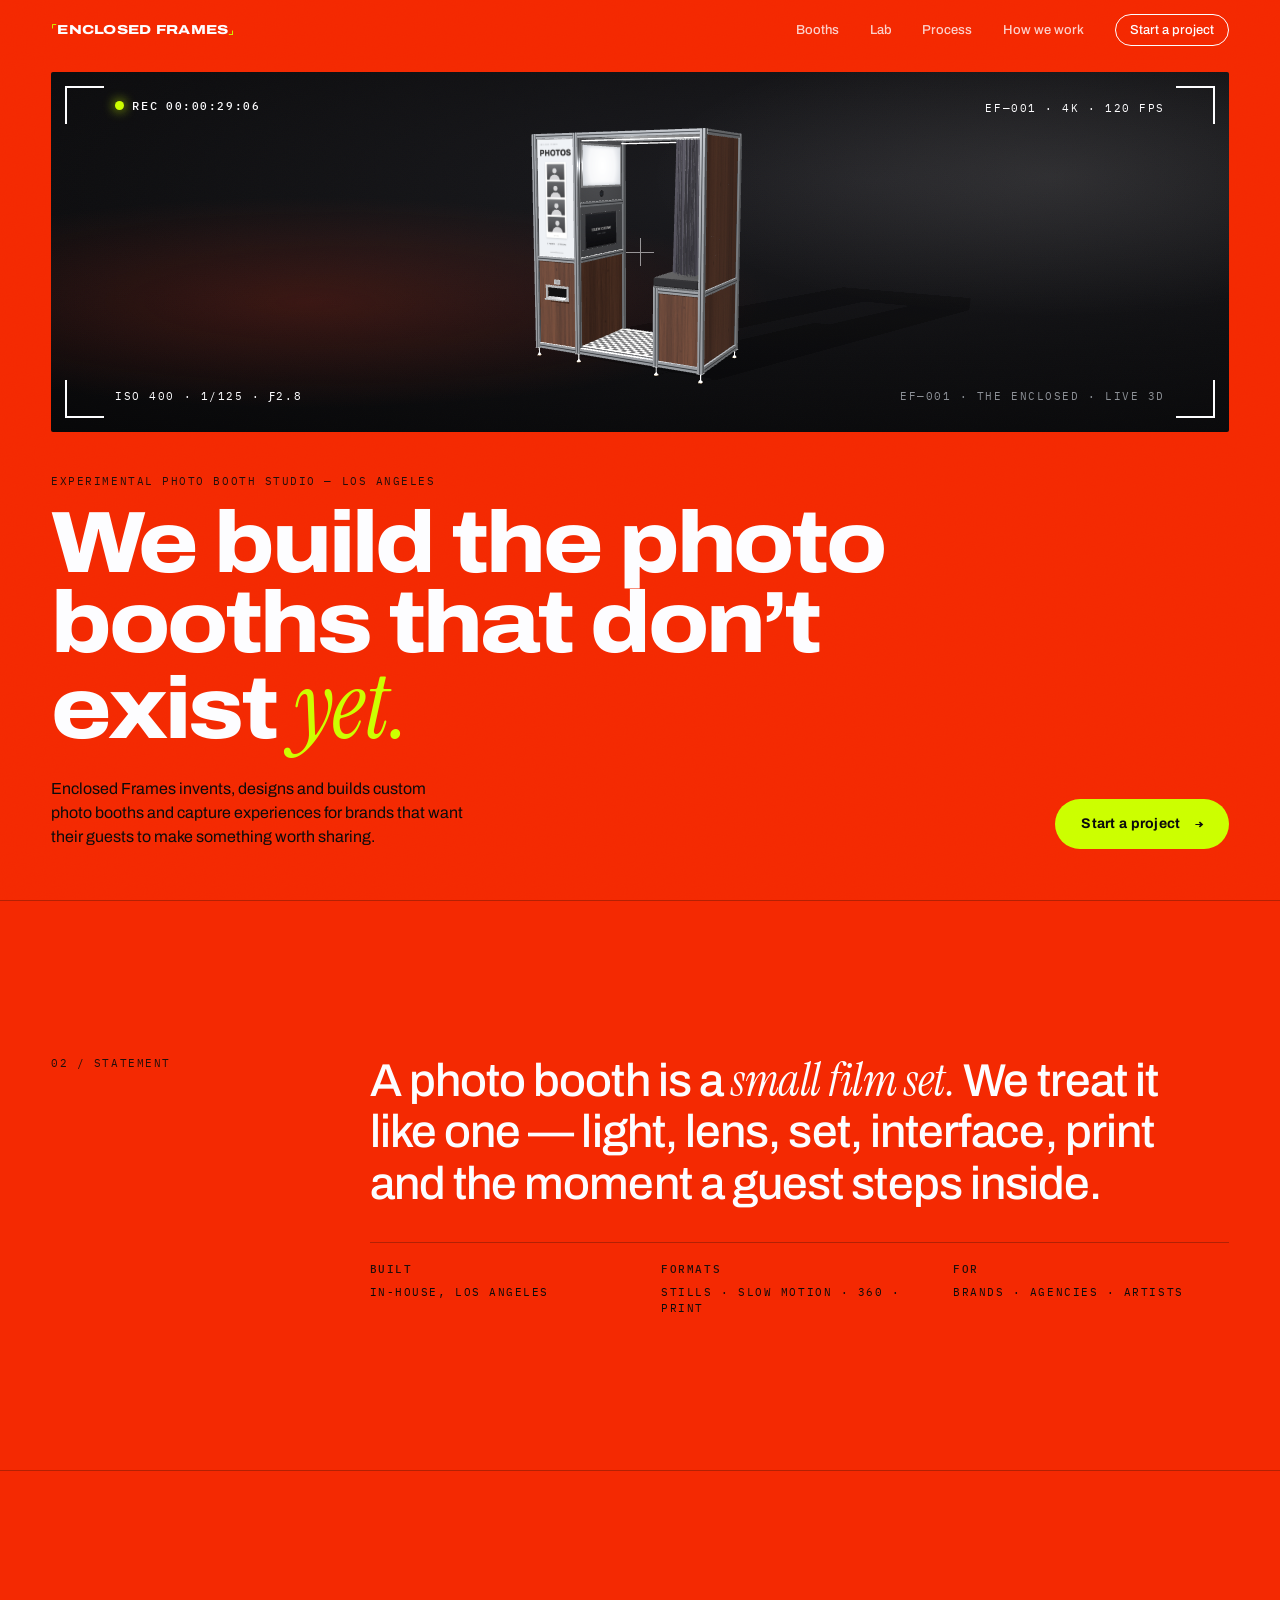
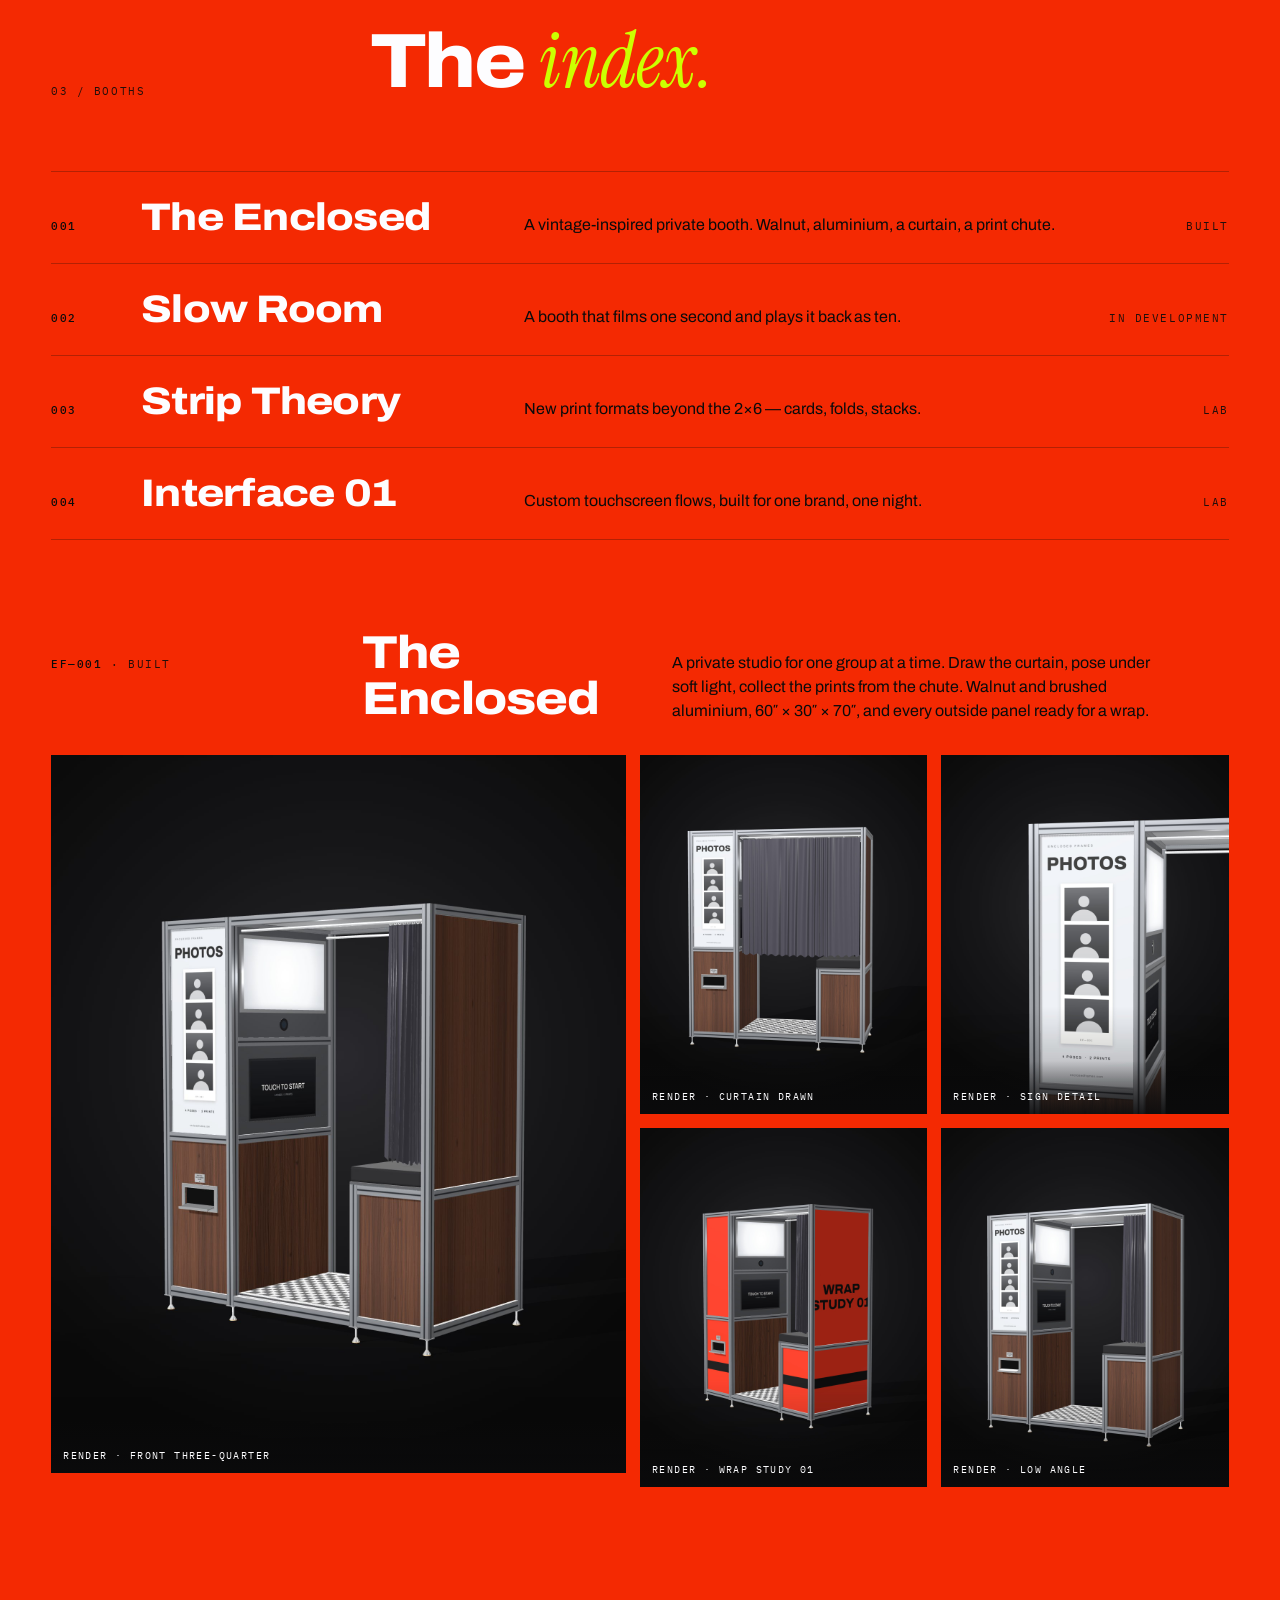
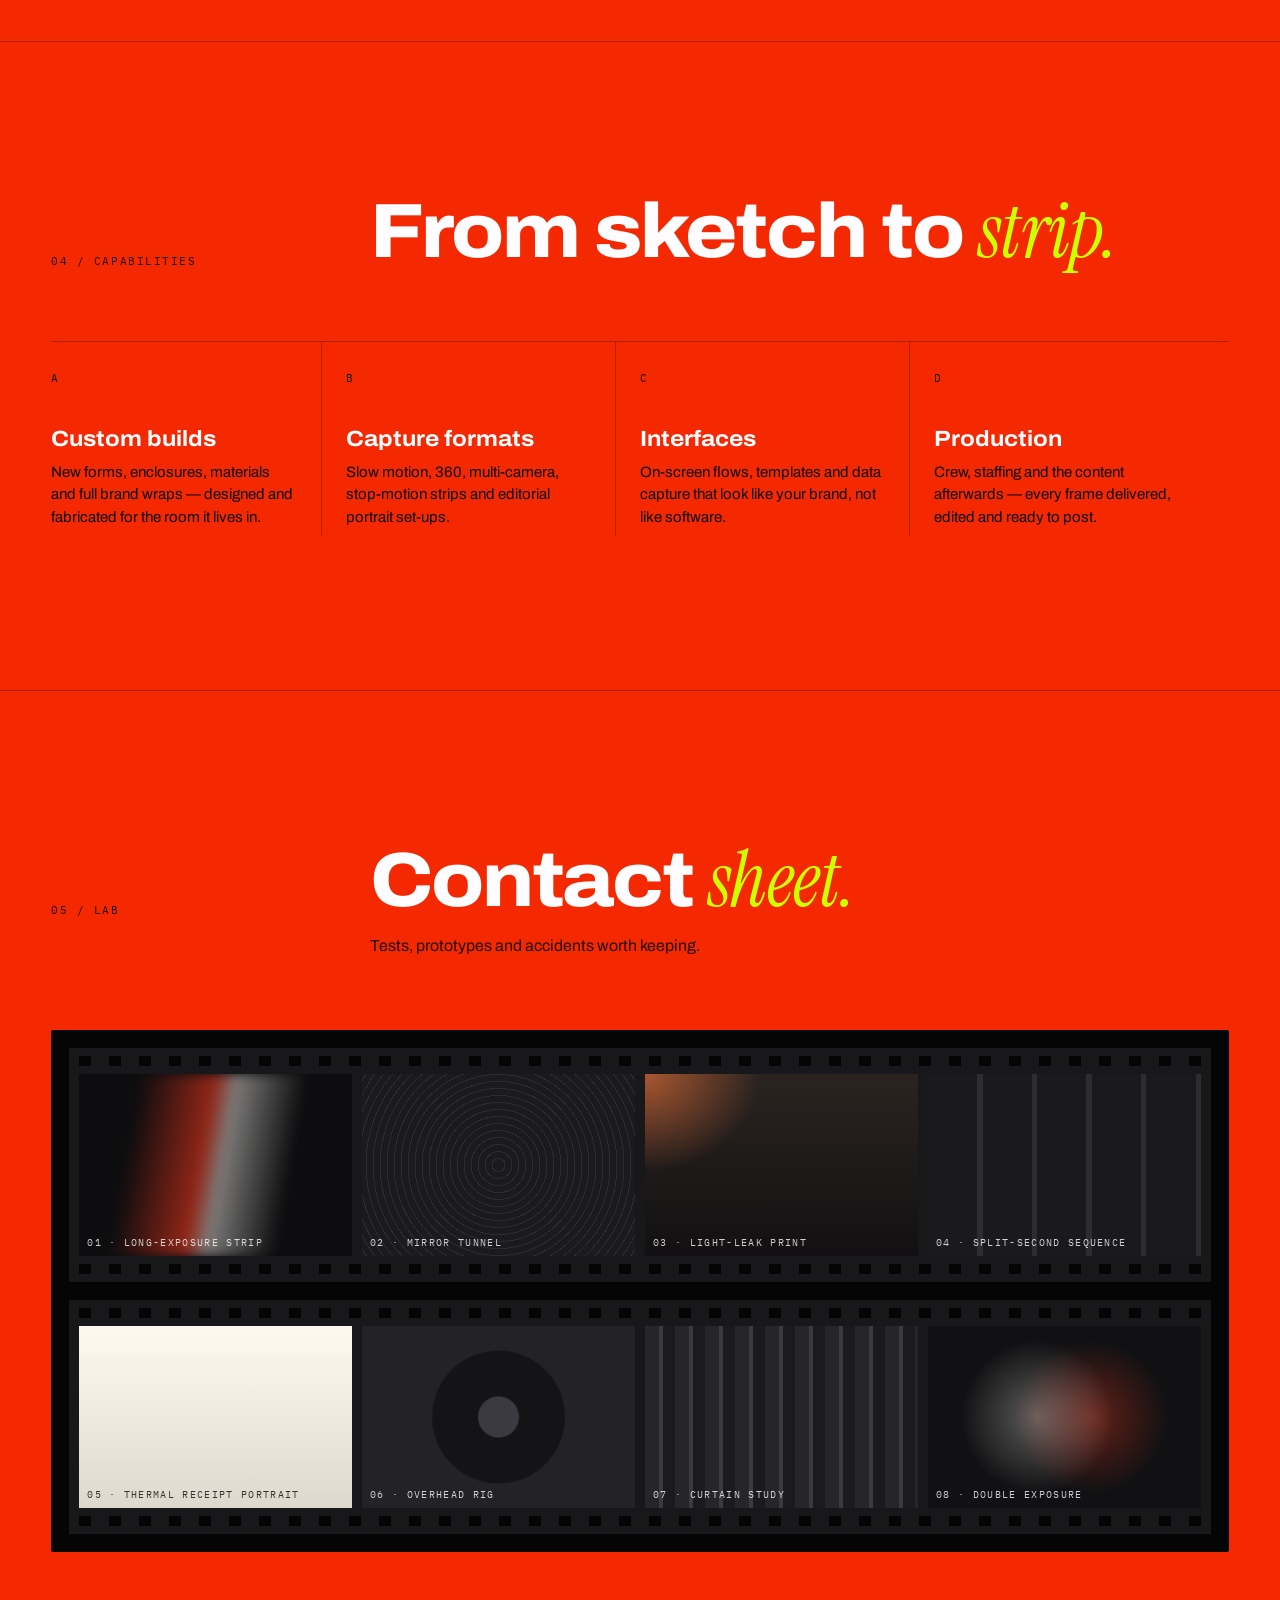
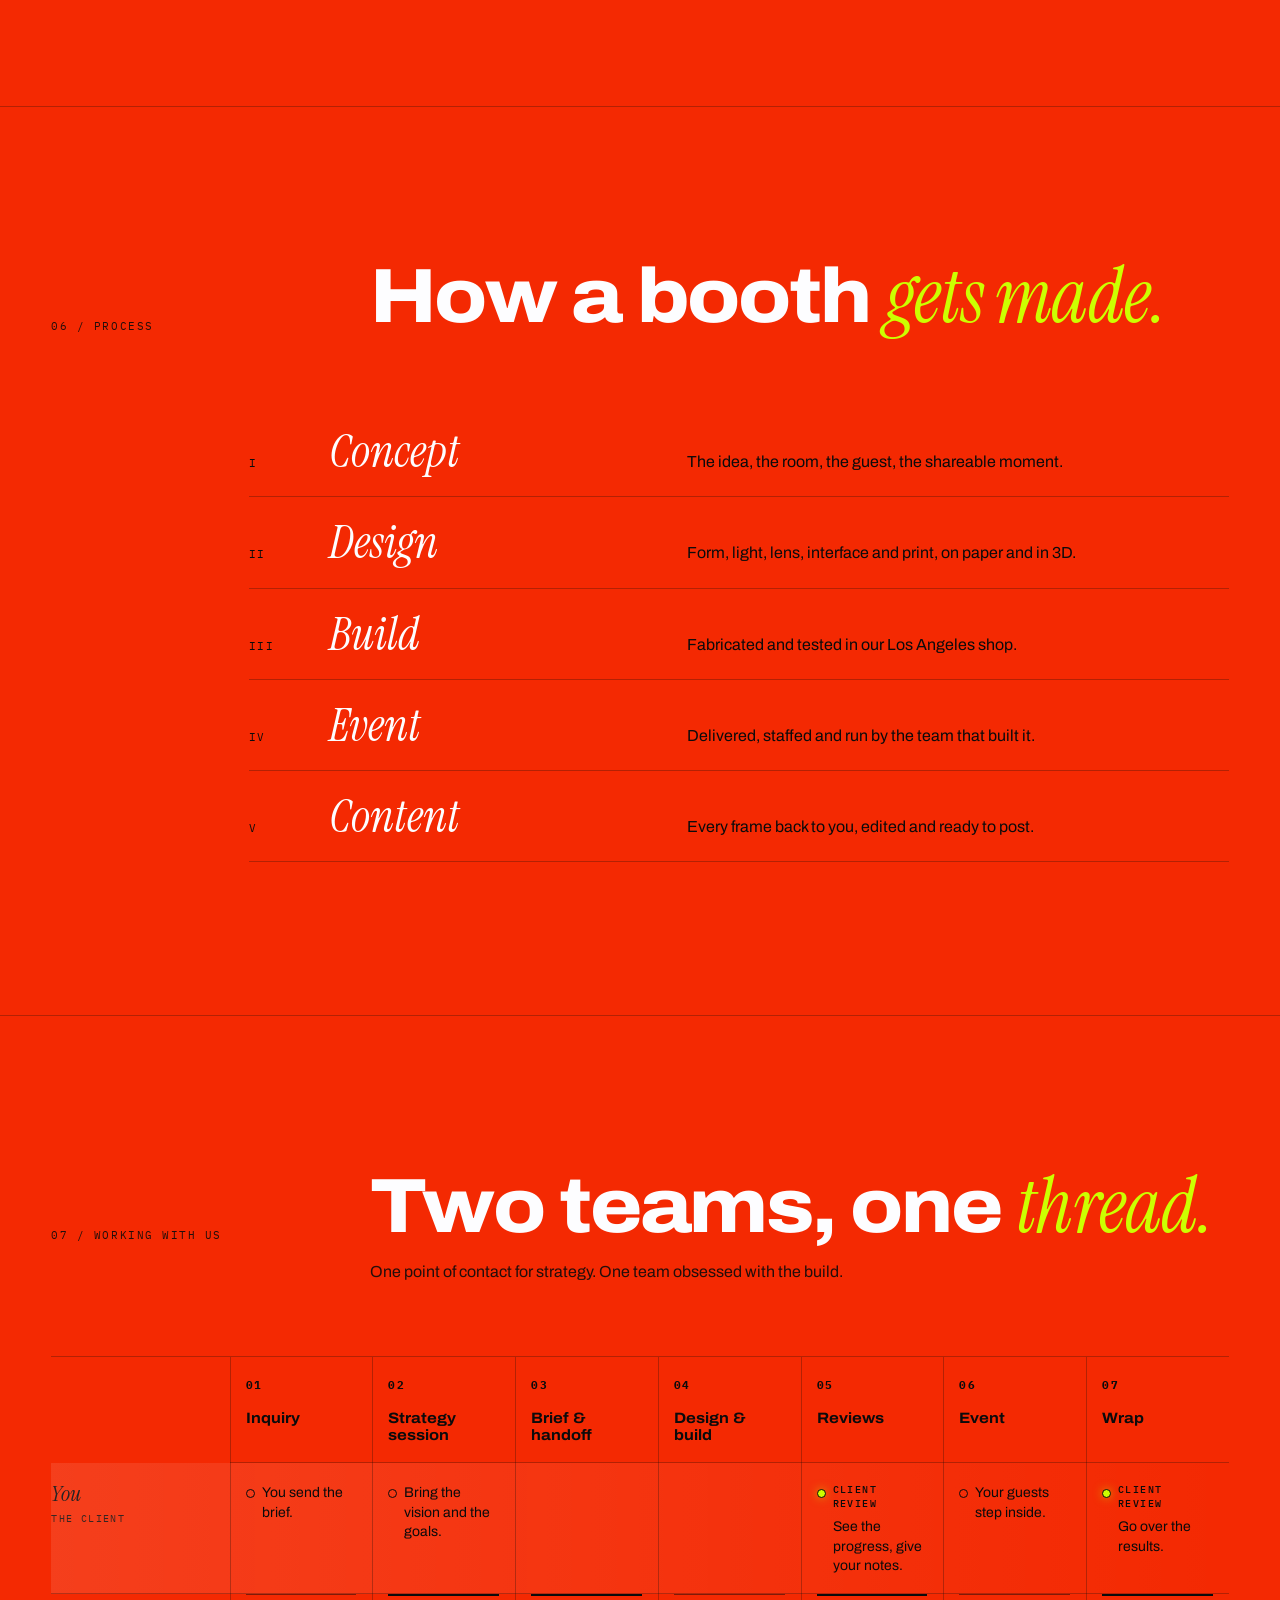
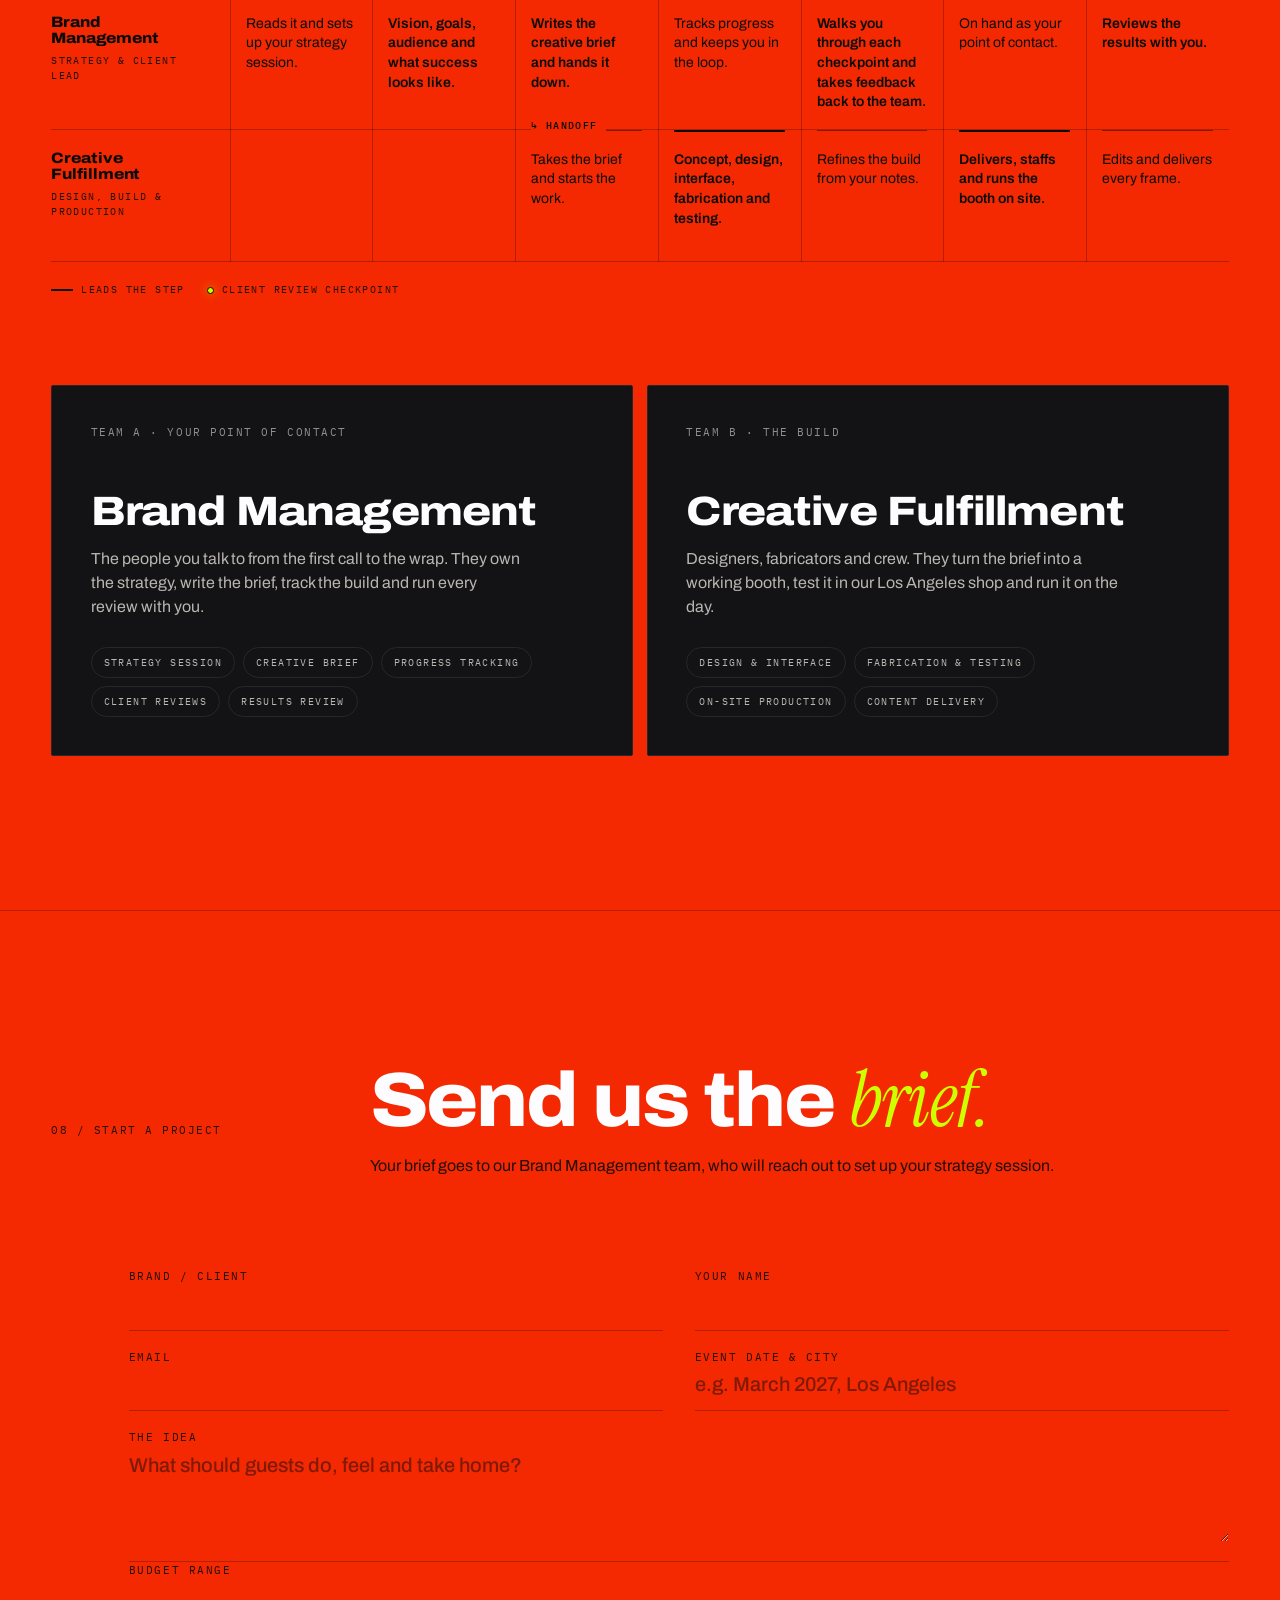
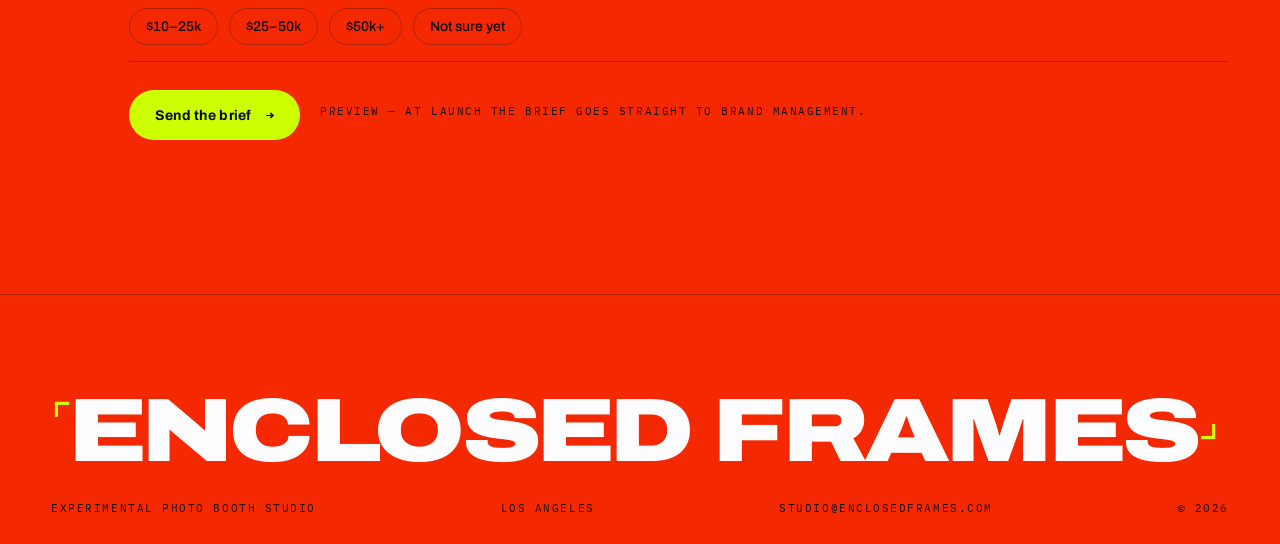
<file: index.html>
<!DOCTYPE html>
<html lang="en">
<head>
  <meta charset="UTF-8">
  <meta name="viewport" content="width=device-width, initial-scale=1, viewport-fit=cover">
  <title>Enclosed Frames — Experimental Photo Booth Studio</title>
  <meta name="description" content="Enclosed Frames is an experimental photo booth studio in Los Angeles. We invent, design and build photo booths that don't exist yet.">
  <meta name="theme-color" content="#F42902">
  <meta name="color-scheme" content="light">
  <meta property="og:title" content="Enclosed Frames — Experimental Photo Booth Studio">
  <meta property="og:description" content="We invent, design and build photo booths that don't exist yet.">
  <meta property="og:image" content="assets/renders/ef001-og.jpg">
  <meta name="twitter:card" content="summary_large_image">
  <link rel="icon" href="favicon.svg" type="image/svg+xml">
  <link rel="preconnect" href="https://fonts.googleapis.com">
  <link rel="preconnect" href="https://fonts.gstatic.com" crossorigin>
  <link href="https://fonts.googleapis.com/css2?family=Archivo:wdth,wght@62..125,300..900&family=IBM+Plex+Mono:wght@400;500&family=Instrument+Serif:ital@0;1&display=swap" rel="stylesheet">
  <link rel="stylesheet" href="styles.css">
</head>
<body>
  <header class="top">
    <a class="mark" href="#top" aria-label="Enclosed Frames home"><span class="br">⌜</span>Enclosed Frames<span class="br">⌟</span></a>
    <nav aria-label="Primary">
      <a href="#booths">Booths</a><a href="#lab">Lab</a><a href="#process">Process</a><a href="#journey">How we work</a>
      <a class="cta" href="#brief">Start a project</a>
    </nav>
  </header>

  <main id="top">
    <!-- 01 · HERO — a live viewfinder. The reel drops into .vf-media when footage exists. -->
    <section class="hero">
      <div class="vf" role="img" aria-label="EF—001 The Enclosed, a live 3D model of the booth">
        <span class="c tl"></span><span class="c tr"></span><span class="c bl"></span><span class="c br"></span>
        <div class="vf-media"></div>
        <div class="hud hud-tl"><span class="rec"></span>REC <span class="mono" id="tc">00:00:00:00</span></div>
        <div class="hud hud-tr mono">EF—001 · 4K · 120 FPS</div>
        <div class="hud hud-bl mono">ISO 400 · 1/125 · ƒ2.8</div>
        <div class="hud hud-br mono" id="vfLabel">REEL 2026 — FOOTAGE SLOT</div>
        <div class="vf-cross"></div>
      </div>
      <div class="hero-copy">
        <p class="kicker mono">Experimental photo booth studio — Los Angeles</p>
        <h1>We build the photo booths that don’t exist <em>yet.</em></h1>
        <div class="hero-foot">
          <p>Enclosed Frames invents, designs and builds custom photo booths and capture experiences for brands that want their guests to make something worth sharing.</p>
          <a class="btn" href="#brief">Start a project <span>→</span></a>
        </div>
      </div>
    </section>

    <!-- 02 · STATEMENT -->
    <section class="statement reveal">
      <p class="idx mono">02 / Statement</p>
      <p class="big">A photo booth is a <em>small film set.</em> We treat it like one — light, lens, set, interface, print and the moment a guest steps inside.</p>
      <ul class="facts mono">
        <li><b>Built</b>In-house, Los Angeles</li>
        <li><b>Formats</b>Stills · Slow motion · 360 · Print</li>
        <li><b>For</b>Brands · Agencies · Artists</li>
      </ul>
    </section>

    <!-- 03 · BOOTHS — an index, like a production slate. Replace placeholders with real projects + footage. -->
    <section class="booths reveal" id="booths">
      <div class="sec-head"><p class="idx mono">03 / Booths</p><h2>The <em>index.</em></h2></div>
      <ol class="index">
        <li><span class="n mono">001</span><span class="t">The Enclosed</span><span class="d">A vintage-inspired private booth. Walnut, aluminium, a curtain, a print chute.</span><span class="s mono">Built</span></li>
        <li><span class="n mono">002</span><span class="t">Slow Room</span><span class="d">A booth that films one second and plays it back as ten.</span><span class="s mono">In development</span></li>
        <li><span class="n mono">003</span><span class="t">Strip Theory</span><span class="d">New print formats beyond the 2×6 — cards, folds, stacks.</span><span class="s mono">Lab</span></li>
        <li><span class="n mono">004</span><span class="t">Interface 01</span><span class="d">Custom touchscreen flows, built for one brand, one night.</span><span class="s mono">Lab</span></li>
      </ol>

      <!-- EF—001 feature: studio renders from the live model (tools/render.html). Swap in build photos as they come. -->
      <div class="feature" id="ef001">
        <div class="feature-head">
          <p class="mono"><span class="n">EF—001</span> · Built</p>
          <h3>The Enclosed</h3>
          <p>A private studio for one group at a time. Draw the curtain, pose under soft light, collect the prints from the chute. Walnut and brushed aluminium, 60″ × 30″ × 70″, and every outside panel ready for a wrap.</p>
        </div>
        <figure class="fe fe-main"><img src="assets/renders/ef001-front-three-quarter.jpg" alt="The Enclosed, front three-quarter view" width="1600" height="2000" loading="lazy"><figcaption class="mono">Render · front three-quarter</figcaption></figure>
        <figure class="fe"><img src="assets/renders/ef001-curtain-closed.jpg" alt="The Enclosed with its curtain drawn" width="1600" height="2000" loading="lazy"><figcaption class="mono">Render · curtain drawn</figcaption></figure>
        <figure class="fe"><img src="assets/renders/ef001-sign-detail.jpg" alt="Close-up of the booth's sign panel" width="1600" height="2000" loading="lazy"><figcaption class="mono">Render · sign detail</figcaption></figure>
        <figure class="fe"><img src="assets/renders/ef001-wrap-study.jpg" alt="The Enclosed in a red wrap study" width="1600" height="2000" loading="lazy"><figcaption class="mono">Render · wrap study 01</figcaption></figure>
        <figure class="fe"><img src="assets/renders/ef001-low-angle.jpg" alt="The Enclosed from a low angle" width="1600" height="2000" loading="lazy"><figcaption class="mono">Render · low angle</figcaption></figure>
      </div>
    </section>

    <!-- 04 · CAPABILITIES -->
    <section class="caps reveal">
      <div class="sec-head"><p class="idx mono">04 / Capabilities</p><h2>From sketch to <em>strip.</em></h2></div>
      <div class="grid">
        <article><p class="mono">A</p><h3>Custom builds</h3><p>New forms, enclosures, materials and full brand wraps — designed and fabricated for the room it lives in.</p></article>
        <article><p class="mono">B</p><h3>Capture formats</h3><p>Slow motion, 360, multi-camera, stop-motion strips and editorial portrait set-ups.</p></article>
        <article><p class="mono">C</p><h3>Interfaces</h3><p>On-screen flows, templates and data capture that look like your brand, not like software.</p></article>
        <article><p class="mono">D</p><h3>Production</h3><p>Crew, staffing and the content afterwards — every frame delivered, edited and ready to post.</p></article>
      </div>
    </section>

    <!-- 05 · LAB — a contact sheet. Each frame is a slot for a test still or clip. -->
    <section class="lab reveal" id="lab">
      <div class="sec-head"><p class="idx mono">05 / Lab</p><h2>Contact <em>sheet.</em></h2><p class="sub">Tests, prototypes and accidents worth keeping.</p></div>
      <div class="sheet">
        <div class="strip">
          <figure class="f f1"><figcaption class="mono">01 · Long-exposure strip</figcaption></figure>
          <figure class="f f2"><figcaption class="mono">02 · Mirror tunnel</figcaption></figure>
          <figure class="f f3"><figcaption class="mono">03 · Light-leak print</figcaption></figure>
          <figure class="f f4"><figcaption class="mono">04 · Split-second sequence</figcaption></figure>
        </div>
        <div class="strip">
          <figure class="f f5"><figcaption class="mono">05 · Thermal receipt portrait</figcaption></figure>
          <figure class="f f6"><figcaption class="mono">06 · Overhead rig</figcaption></figure>
          <figure class="f f7"><figcaption class="mono">07 · Curtain study</figcaption></figure>
          <figure class="f f8"><figcaption class="mono">08 · Double exposure</figcaption></figure>
        </div>
      </div>
    </section>

    <!-- 06 · PROCESS — film credits -->
    <section class="process reveal" id="process">
      <div class="sec-head"><p class="idx mono">06 / Process</p><h2>How a booth <em>gets made.</em></h2></div>
      <ol class="credits">
        <li><span class="mono">I</span><b>Concept</b><span>The idea, the room, the guest, the shareable moment.</span></li>
        <li><span class="mono">II</span><b>Design</b><span>Form, light, lens, interface and print, on paper and in 3D.</span></li>
        <li><span class="mono">III</span><b>Build</b><span>Fabricated and tested in our Los Angeles shop.</span></li>
        <li><span class="mono">IV</span><b>Event</b><span>Delivered, staffed and run by the team that built it.</span></li>
        <li><span class="mono">V</span><b>Content</b><span>Every frame back to you, edited and ready to post.</span></li>
      </ol>
    </section>

    <!-- 07 · WORKING WITH US — a swimlane: steps run left to right, each team keeps its own lane.
         Desktop: grid (steps = columns, lanes = rows). Under 1000px: a vertical timeline, each entry tagged with its team. -->
    <section class="journey reveal" id="journey">
      <div class="sec-head"><p class="idx mono">07 / Working with us</p><h2>Two teams, one <em>thread.</em></h2><p class="sub">One point of contact for strategy. One team obsessed with the build.</p></div>
      <div class="lanes">
        <p class="lane-label lane-you mono" aria-hidden="true"><b>You</b>The client</p>
        <p class="lane-label lane-bm mono" aria-hidden="true"><b>Brand Management</b>Strategy &amp; client lead</p>
        <p class="lane-label lane-cf mono" aria-hidden="true"><b>Creative Fulfillment</b>Design, build &amp; production</p>
        <span class="lane-bg lane-you" aria-hidden="true"></span><span class="lane-bg lane-bm" aria-hidden="true"></span><span class="lane-bg lane-cf" aria-hidden="true"></span>
        <ol class="steps">
          <li style="--s:2"><span class="col" aria-hidden="true"></span>
            <h3 class="st"><span class="mono">01</span>Inquiry</h3>
            <p class="cell you"><span class="who mono">You</span>You send the brief.</p>
            <p class="cell bm"><span class="who mono">Brand Management</span>Reads it and sets up your strategy session.</p>
          </li>
          <li style="--s:3"><span class="col" aria-hidden="true"></span>
            <h3 class="st"><span class="mono">02</span>Strategy session</h3>
            <p class="cell you"><span class="who mono">You</span>Bring the vision and the goals.</p>
            <p class="cell bm lead"><span class="who mono">Brand Management</span>Vision, goals, audience and what success looks like.</p>
          </li>
          <li style="--s:4"><span class="col" aria-hidden="true"></span>
            <h3 class="st"><span class="mono">03</span>Brief &amp; handoff</h3>
            <p class="cell bm lead"><span class="who mono">Brand Management</span>Writes the creative brief and hands it down.</p>
            <p class="cell cf handoff"><span class="who mono">Creative Fulfillment</span>Takes the brief and starts the work.</p>
          </li>
          <li style="--s:5"><span class="col" aria-hidden="true"></span>
            <h3 class="st"><span class="mono">04</span>Design &amp; build</h3>
            <p class="cell bm"><span class="who mono">Brand Management</span>Tracks progress and keeps you in the loop.</p>
            <p class="cell cf lead"><span class="who mono">Creative Fulfillment</span>Concept, design, interface, fabrication and testing.</p>
          </li>
          <li style="--s:6"><span class="col" aria-hidden="true"></span>
            <h3 class="st"><span class="mono">05</span>Reviews</h3>
            <p class="cell you review"><span class="who mono">You</span><span class="flag mono">Client review</span>See the progress, give your notes.</p>
            <p class="cell bm lead"><span class="who mono">Brand Management</span>Walks you through each checkpoint and takes feedback back to the team.</p>
            <p class="cell cf"><span class="who mono">Creative Fulfillment</span>Refines the build from your notes.</p>
          </li>
          <li style="--s:7"><span class="col" aria-hidden="true"></span>
            <h3 class="st"><span class="mono">06</span>Event</h3>
            <p class="cell you"><span class="who mono">You</span>Your guests step inside.</p>
            <p class="cell bm"><span class="who mono">Brand Management</span>On hand as your point of contact.</p>
            <p class="cell cf lead"><span class="who mono">Creative Fulfillment</span>Delivers, staffs and runs the booth on site.</p>
          </li>
          <li style="--s:8"><span class="col" aria-hidden="true"></span>
            <h3 class="st"><span class="mono">07</span>Wrap</h3>
            <p class="cell you review"><span class="who mono">You</span><span class="flag mono">Client review</span>Go over the results.</p>
            <p class="cell bm lead"><span class="who mono">Brand Management</span>Reviews the results with you.</p>
            <p class="cell cf"><span class="who mono">Creative Fulfillment</span>Edits and delivers every frame.</p>
          </li>
        </ol>
      </div>
      <p class="legend mono"><span><i class="k k-lead"></i>Leads the step</span><span><i class="k k-review"></i>Client review checkpoint</span></p>
      <div class="teams">
        <article class="team">
          <p class="mono">Team A · Your point of contact</p>
          <h3>Brand Management</h3>
          <p>The people you talk to from the first call to the wrap. They own the strategy, write the brief, track the build and run every review with you.</p>
          <ul class="mono"><li>Strategy session</li><li>Creative brief</li><li>Progress tracking</li><li>Client reviews</li><li>Results review</li></ul>
        </article>
        <article class="team">
          <p class="mono">Team B · The build</p>
          <h3>Creative Fulfillment</h3>
          <p>Designers, fabricators and crew. They turn the brief into a working booth, test it in our Los Angeles shop and run it on the day.</p>
          <ul class="mono"><li>Design &amp; interface</li><li>Fabrication &amp; testing</li><li>On-site production</li><li>Content delivery</li></ul>
        </article>
      </div>
    </section>

    <!-- 08 · BRIEF — a call sheet -->
    <section class="brief reveal" id="brief">
      <div class="sec-head"><p class="idx mono">08 / Start a project</p><h2>Send us the <em>brief.</em></h2><p class="sub">Your brief goes to our Brand Management team, who will reach out to set up your strategy session.</p></div>
      <form class="callsheet" id="briefForm" novalidate>
        <label><span class="mono">Brand / Client</span><input name="brand" required autocomplete="organization"></label>
        <label><span class="mono">Your name</span><input name="name" required autocomplete="name"></label>
        <label><span class="mono">Email</span><input name="email" type="email" required autocomplete="email"></label>
        <label><span class="mono">Event date &amp; city</span><input name="when" placeholder="e.g. March 2027, Los Angeles"></label>
        <label class="wide"><span class="mono">The idea</span><textarea name="idea" rows="4" placeholder="What should guests do, feel and take home?"></textarea></label>
        <fieldset class="wide"><legend class="mono">Budget range</legend>
          <label class="chip"><input type="radio" name="budget" value="10-25k"><span>$10–25k</span></label>
          <label class="chip"><input type="radio" name="budget" value="25-50k"><span>$25–50k</span></label>
          <label class="chip"><input type="radio" name="budget" value="50k+"><span>$50k+</span></label>
          <label class="chip"><input type="radio" name="budget" value="unsure"><span>Not sure yet</span></label>
        </fieldset>
        <div class="wide send"><button class="btn" type="submit">Send the brief <span>→</span></button><p class="note mono" id="briefNote">Preview — at launch the brief goes straight to Brand Management.</p></div>
      </form>
    </section>
  </main>

  <footer class="foot">
    <p class="wordmark"><span class="br">⌜</span>Enclosed Frames<span class="br">⌟</span></p>
    <div class="foot-row mono"><span>Experimental photo booth studio</span><span>Los Angeles</span><a href="mailto:studio@enclosedframes.com">studio@enclosedframes.com</a><span>© <span id="yr">2026</span></span></div>
  </footer>
  <script src="main.js" defer></script>
</body>
</html>
</file>
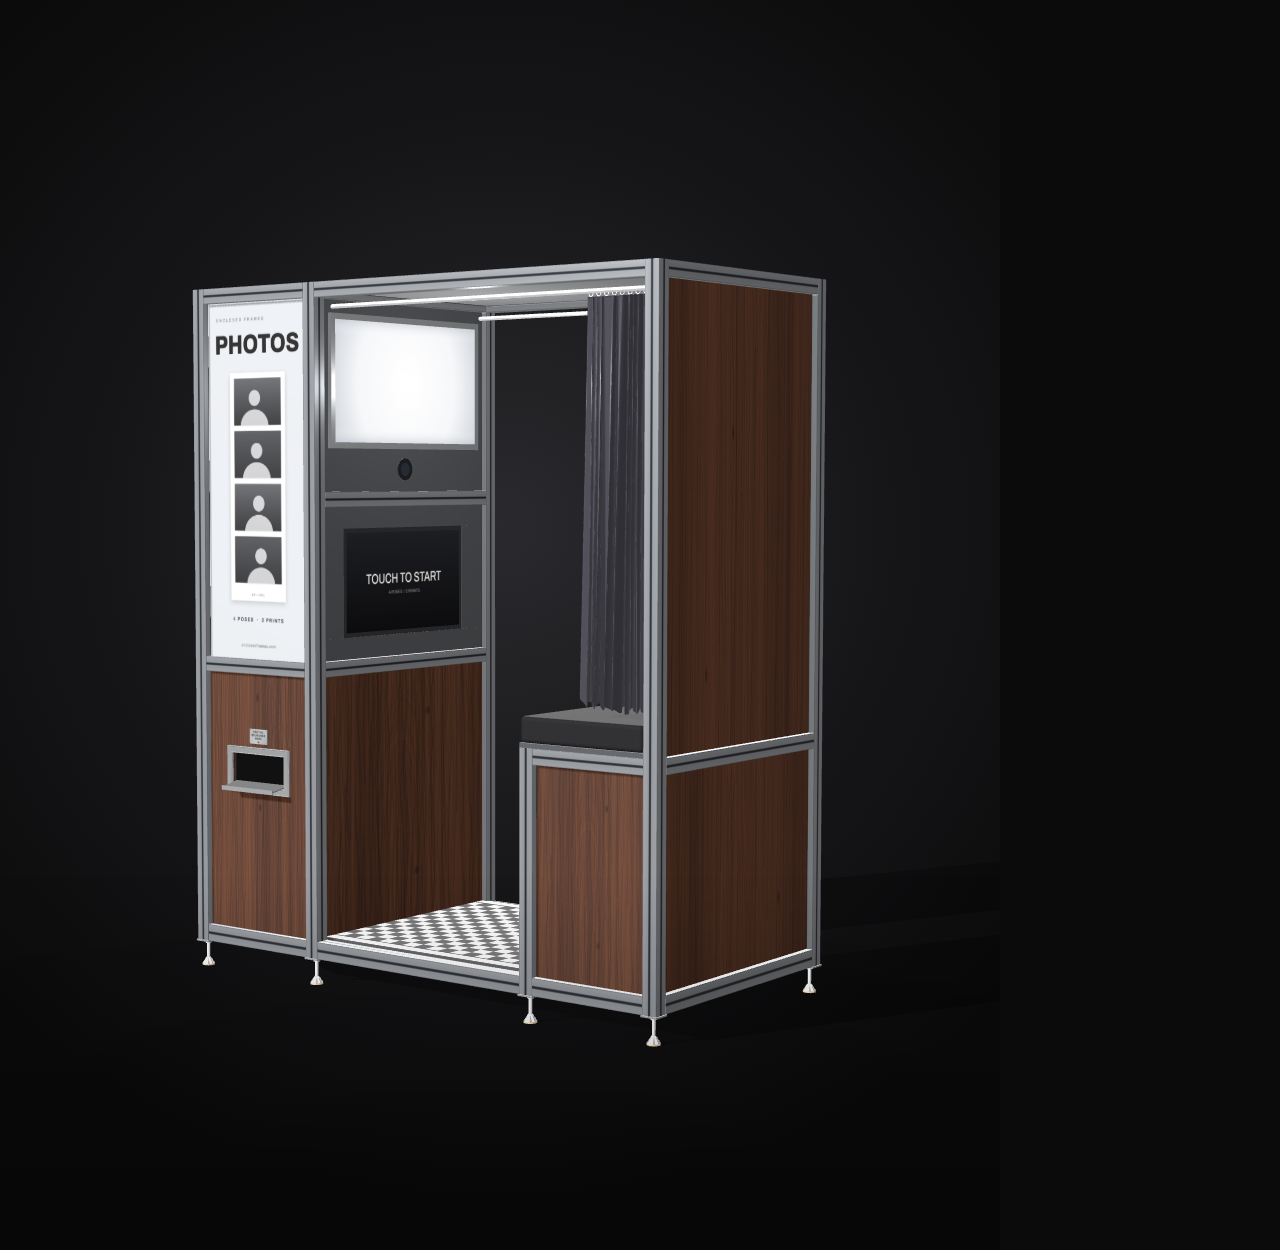
<file: tools/render.html>
<!DOCTYPE html>
<html lang="en">
<head>
<meta charset="UTF-8">
<title>EF—001 render stage</title>
<link href="https://fonts.googleapis.com/css2?family=Archivo:wdth,wght@125,800&display=swap" rel="stylesheet">
<!-- Studio stills of EF—001 The Enclosed, from the live model. Open /tools/render.html?shot=<name> and capture #stage
     (e.g. Playwright, deviceScaleFactor 1.6 → 1600×2000). Shots are defined below; add new ones the same way. -->
<style>
  html, body { margin: 0; background: #0B0B0C; }
  #stage { width: 1000px; height: 1250px; position: relative;
    background: radial-gradient(70% 55% at 50% 42%, #2a2a2e 0%, #161618 55%, #0B0B0C 100%); }
  #stage::after { content: ''; position: absolute; left: 0; right: 0; bottom: 0; height: 30%;
    background: linear-gradient(transparent, rgba(0,0,0,.35)); pointer-events: none; }
</style>
</head>
<body>
<div id="stage"></div>
<script src="../js/vendor/three.min.js"></script>
<script src="../js/vendor/OrbitControls.js"></script>
<script src="../js/vendor/RoomEnvironment.js"></script>
<script src="../js/booth.js"></script>
<script>
  // Booth centre and orbit helper (metres; front face at z = 0).
  var C = [0.76, 0.9, -0.38];
  function orbit(deg, r, y) { var a = deg * Math.PI / 180; return [C[0] + Math.sin(a) * r, y, C[2] + Math.cos(a) * r]; }
  // A wrap study in the studio's colours (no client art).
  function wrapStudy(size) {
    var ppi = 16, c = document.createElement('canvas'); c.width = size.width * ppi; c.height = Math.round(size.height * ppi);
    var g = c.getContext('2d'), w = c.width, h = c.height;
    g.fillStyle = '#FF3B1F'; g.fillRect(0, 0, w, h);                       // Tally Red all over
    g.fillStyle = '#0B0B0C'; g.fillRect(0, h * .78, w, h * .045);           // one ink band at bench height
    g.textAlign = 'center'; g.font = '800 ' + ppi * 4.6 + 'px Archivo, Arial, sans-serif';
    g.fillText('WRAP', 75 * ppi, .40 * h); g.fillText('STUDY 01', 75 * ppi, .40 * h + ppi * 5);
    return c;
  }
  var SHOTS = {
    'front-three-quarter': { cam: orbit(38, 6.2, 1.35), look: [C[0], 0.95, C[2]], fov: 30 },
    'left-three-quarter':  { cam: orbit(-38, 6.2, 1.35), look: [C[0], 0.95, C[2]], fov: 30 },
    'curtain-closed':      { cam: orbit(12, 6.0, 1.25), look: [C[0], 0.95, C[2]], fov: 30, curtain: 1 },
    'low-angle':           { cam: orbit(28, 5.4, 0.35), look: [C[0], 1.05, C[2]], fov: 32 },
    'sign-detail':         { cam: [0.78, 1.52, 2.45], look: [0.22, 1.43, 0], fov: 30 },
    'back-three-quarter':  { cam: orbit(150, 6.2, 1.45), look: [C[0], 0.95, C[2]], fov: 30 },
    'wrap-study':          { cam: orbit(48, 6.3, 1.4), look: [C[0], 0.95, C[2]], fov: 30, wrap: true },
  };
  var name = new URLSearchParams(location.search).get('shot') || 'front-three-quarter', s = SHOTS[name];
  (document.fonts ? document.fonts.load('800 96px Archivo') : Promise.resolve()).then(function () { return createBooth(document.getElementById('stage')); }).then(function (b) {
    b.controls.enabled = false;
    if (s.curtain != null && b.setCurtains) b.setCurtains(s.curtain);
    if (s.wrap) b.applyWrap(wrapStudy(b.wrapSize));
    b.camera.fov = s.fov; b.camera.updateProjectionMatrix();
    b.camera.position.set(s.cam[0], s.cam[1], s.cam[2]); b.controls.target.set(s.look[0], s.look[1], s.look[2]); b.controls.update();
    setTimeout(function () { document.body.dataset.ready = '1'; }, 1200);
  });
</script>
</body>
</html>
</file>
<file: styles.css>
/* Enclosed Frames — identity (Nov 2026 palette)
   Red Orange #F42902 (page) · Snowy White #FDFDFF (large type only: 4.0:1 on red) · Ink #0B0B0C (body/labels: 4.8:1 on red)
   Yellow Punk #CCFF00 (accent: big italic word, buttons, REC dot, review markers — never small text on red: 3.5:1).
   Dark "screen" panels (.vf .sheet .fe .team) switch back to light-on-ink via local variables.
   Archivo (wide, heavy) for display · Instrument Serif italic for one word per headline · IBM Plex Mono for slate/timecode labels.
   Brand device: viewfinder crop brackets ⌜ ⌟. */
:root {
  --red: #F42902; --white: #FDFDFF; --punk: #CCFF00; --ink: #0B0B0C; --ink-2: #131315;
  --bg: var(--red); --fg: var(--white);                 /* page + large type */
  --paper: var(--ink); --body: var(--ink);              /* strong small text + body copy on red */
  --alu: rgba(11,11,12,.9); --line: rgba(11,11,12,.28); /* labels + hairlines on red */
  --tally: var(--punk);                                 /* the accent (kept name: it's the REC light) */
  --sans: 'Archivo', 'Helvetica Neue', Arial, sans-serif; --serif: 'Instrument Serif', Georgia, serif; --mono: 'IBM Plex Mono', ui-monospace, monospace;
  --pad: clamp(16px, 4vw, 56px);
}
* { box-sizing: border-box; margin: 0; padding: 0; }
html { scroll-behavior: smooth; -webkit-text-size-adjust: 100%; }
body { background: var(--bg); color: var(--fg); font: 400 16px/1.5 var(--sans); -webkit-font-smoothing: antialiased; overflow-x: hidden; }
a { color: inherit; text-decoration: none; }
.mono { font-family: var(--mono); font-size: 11px; letter-spacing: .14em; text-transform: uppercase; }
em { font-family: var(--serif); font-style: italic; font-weight: 400; letter-spacing: -.01em; }
.br { color: var(--tally); font-family: var(--mono); font-weight: 400; }

/* dark "screen" panels keep light-on-ink colours */
.vf, .sheet, .fe, .team { --paper: var(--white); --alu: #8C9096; --body: #B9B6B0; --line: #26272A; color: var(--white); }

/* film grain over everything */
body::after { content: ''; position: fixed; inset: 0; pointer-events: none; z-index: 50; opacity: .06; mix-blend-mode: soft-light;
  background-image: url("data:image/svg+xml,%3Csvg xmlns='http://www.w3.org/2000/svg' width='160' height='160'%3E%3Cfilter id='n'%3E%3CfeTurbulence type='fractalNoise' baseFrequency='.9' numOctaves='3' stitchTiles='stitch'/%3E%3C/filter%3E%3Crect width='100%25' height='100%25' filter='url(%23n)'/%3E%3C/svg%3E"); }

/* top bar */
.top { position: fixed; z-index: 40; inset: 0 0 auto; display: flex; justify-content: space-between; align-items: center; gap: 16px;
  padding: calc(14px + env(safe-area-inset-top)) var(--pad) 14px; color: var(--fg);
  background: rgba(244,41,2,.9); backdrop-filter: blur(10px); -webkit-backdrop-filter: blur(10px); }
.mark { font: 800 13px/1 var(--sans); font-stretch: 125%; letter-spacing: .02em; text-transform: uppercase; white-space: nowrap; }
nav { display: flex; gap: clamp(12px, 2.4vw, 32px); align-items: center; font: 500 13px var(--sans); }
nav a:not(.cta) { opacity: .8; } nav a:hover { opacity: 1; }
nav .cta { border: 1px solid currentColor; padding: 8px 14px; border-radius: 999px; }
@media (max-width: 720px) { nav a:not(.cta) { display: none; } }

/* hero: live viewfinder */
.hero { min-height: 100svh; display: grid; grid-template-rows: auto auto; align-content: space-between; padding: calc(72px + env(safe-area-inset-top)) var(--pad) var(--pad); gap: clamp(20px, 4vh, 40px); }
.vf { position: relative; height: clamp(220px, 40vh, 520px); border-radius: 2px; overflow: hidden;
  background: radial-gradient(120% 90% at 70% 30%, #1d1d21 0%, #0f0f11 55%, #070708 100%); }
.vf-media { position: absolute; inset: 0; z-index: 1; }
.vf-media canvas { position: relative; z-index: 1; display: block; opacity: 0; transition: opacity 1.2s ease; }
.vf-media.live canvas { opacity: 1; }
.vf-media::before { content: ''; position: absolute; inset: -20%; background:
  radial-gradient(40% 30% at 30% 60%, rgba(255,59,31,.18), transparent 70%), radial-gradient(35% 40% at 75% 35%, rgba(236,233,227,.10), transparent 70%);
  animation: drift 14s ease-in-out infinite alternate; }
@keyframes drift { to { transform: translate3d(6%, -4%, 0) scale(1.08); } }
.c { position: absolute; width: clamp(22px, 3vw, 40px); height: clamp(22px, 3vw, 40px); border: 2px solid var(--paper); z-index: 2; }
.c.tl { top: 14px; left: 14px; border-right: 0; border-bottom: 0; } .c.tr { top: 14px; right: 14px; border-left: 0; border-bottom: 0; }
.c.bl { bottom: 14px; left: 14px; border-right: 0; border-top: 0; } .c.br { bottom: 14px; right: 14px; border-left: 0; border-top: 0; }
.vf-cross { position: absolute; left: 50%; top: 50%; width: 28px; height: 28px; translate: -50% -50%; z-index: 2;
  background: linear-gradient(var(--paper), var(--paper)) center/1px 100% no-repeat, linear-gradient(var(--paper), var(--paper)) center/100% 1px no-repeat; opacity: .55; }
.hud { position: absolute; z-index: 2; color: var(--paper); }
.hud-tl { top: 26px; left: 64px; font: 500 12px var(--mono); letter-spacing: .14em; display: flex; align-items: center; gap: 8px; }
.hud-tr { top: 28px; right: 64px; } .hud-bl { bottom: 28px; left: 64px; } .hud-br { bottom: 28px; right: 64px; color: var(--alu); }
.rec { width: 9px; height: 9px; border-radius: 50%; background: var(--tally); box-shadow: 0 0 12px var(--tally); animation: blink 1.2s steps(2, jump-none) infinite; }
@keyframes blink { 50% { opacity: .15; } }
@media (max-width: 720px) { .hud-tr, .hud-bl { display: none; } .hud-tl { left: 46px; top: 22px; } .hud-br { right: 46px; bottom: 22px; } }

.kicker { color: var(--alu); margin-bottom: 14px; }
h1 { font: 800 clamp(40px, 6.8vw, 116px)/.92 var(--sans); font-stretch: 112%; letter-spacing: -.035em; text-transform: none; max-width: 14ch; }
h1 em { color: var(--tally); font-size: 1.08em; }
.hero-foot { display: flex; justify-content: space-between; align-items: end; gap: 24px; margin-top: clamp(18px, 3vh, 32px); flex-wrap: wrap; }
.hero-foot p { max-width: 46ch; color: var(--body); font-size: clamp(15px, 1.25vw, 18px); }
.btn { display: inline-flex; align-items: center; gap: 14px; background: var(--tally); color: var(--ink); padding: 16px 26px; border: 0; border-radius: 999px;
  font: 700 14px var(--sans); letter-spacing: .02em; cursor: pointer; transition: gap .25s, transform .25s; }
.btn:hover { gap: 22px; } .btn span { font-family: var(--mono); }

/* sections */
section:not(.hero) { padding: clamp(72px, 12vw, 160px) var(--pad); border-top: 1px solid var(--line); }
.sec-head { display: grid; grid-template-columns: minmax(0, 1fr) minmax(0, 3fr); gap: 16px 32px; align-items: end; margin-bottom: clamp(36px, 6vw, 72px); }
.sec-head .sub { grid-column: 2; color: var(--alu); }
.idx { color: var(--alu); }
h2 { font: 800 clamp(36px, 6vw, 92px)/.95 var(--sans); font-stretch: 110%; letter-spacing: -.03em; }
h2 em { color: var(--tally); }
@media (max-width: 720px) { .sec-head { grid-template-columns: 1fr; } .sec-head .sub { grid-column: 1; } }

/* statement */
.statement { display: grid; grid-template-columns: minmax(0, 1fr) minmax(0, 3fr); gap: 32px; }
.statement .big { font: 500 clamp(26px, 3.6vw, 54px)/1.12 var(--sans); letter-spacing: -.02em; }
.statement .big em { color: var(--fg); }
.facts { grid-column: 2; list-style: none; display: grid; grid-template-columns: repeat(3, minmax(0, 1fr)); gap: 16px; border-top: 1px solid var(--line); padding-top: 18px; color: var(--body); }
.facts b { display: block; color: var(--alu); font-weight: 500; margin-bottom: 6px; }
@media (max-width: 720px) { .statement { grid-template-columns: 1fr; } .facts { grid-column: 1; grid-template-columns: 1fr; } }

/* booths index */
.index { list-style: none; border-top: 1px solid var(--line); }
.index li { display: grid; grid-template-columns: 70px minmax(0, 2fr) minmax(0, 3fr) 140px; gap: 20px; align-items: baseline; padding: 26px 0; border-bottom: 1px solid var(--line); transition: padding .3s, background .3s; }
.index li:hover { padding-left: 14px; background: linear-gradient(90deg, rgba(11,11,12,.07), transparent 60%); }
.index .n { color: var(--paper); font-weight: 500; } .index .t { font: 800 clamp(24px, 3vw, 44px)/1 var(--sans); font-stretch: 115%; letter-spacing: -.02em; }
.index .d { color: var(--body); } .index .s { color: var(--alu); text-align: right; }
@media (max-width: 720px) { .index li { grid-template-columns: 48px 1fr; } .index .d { grid-column: 2; } .index .s { grid-column: 2; text-align: left; } }

/* EF—001 feature: renders in an editorial grid (1 large + 4) */
.feature { display: grid; grid-template-columns: minmax(0, 2fr) minmax(0, 1fr) minmax(0, 1fr); gap: 14px; align-items: start; margin-top: clamp(48px, 7vw, 96px); }
.feature-head { grid-column: 1 / -1; display: grid; grid-template-columns: minmax(0, 1fr) minmax(0, 1fr) minmax(0, 2fr); gap: 16px 32px; align-items: baseline; margin-bottom: 18px; }
.feature-head .mono { color: var(--alu); } .feature-head .n { color: var(--paper); font-weight: 500; }
.feature-head h3 { font: 800 clamp(30px, 3.6vw, 56px)/1 var(--sans); font-stretch: 115%; letter-spacing: -.02em; }
.feature-head p:last-child { color: var(--body); max-width: 56ch; }
.fe { position: relative; overflow: hidden; background: var(--ink-2); }
.fe img { display: block; width: 100%; height: 100%; object-fit: cover; aspect-ratio: 4 / 5; transition: transform 1.2s cubic-bezier(.2,.7,.2,1); }
.fe:hover img { transform: scale(1.035); }
.fe figcaption { position: absolute; left: 0; right: 0; bottom: 0; padding: 28px 12px 10px; color: var(--paper); font-size: 10px;
  background: linear-gradient(transparent, rgba(11,11,12,.85)); }   /* readable over bright renders */
.fe-main { grid-row: span 2; }
.fe-main img { aspect-ratio: 4 / 5; }   /* 2× column width = two small rows: every render keeps its full frame */
@media (max-width: 860px) {
  .feature { grid-template-columns: repeat(2, minmax(0, 1fr)); } .feature-head { grid-template-columns: 1fr; }
  .fe-main { grid-column: 1 / -1; grid-row: auto; } .fe-main img { aspect-ratio: 4 / 5; }
}

/* capabilities */
.caps .grid { display: grid; grid-template-columns: repeat(4, minmax(0, 1fr)); border-top: 1px solid var(--line); }
.caps article { padding: 28px 24px 8px 0; border-right: 1px solid var(--line); margin-right: 24px; }
.caps article:last-child { border-right: 0; }
.caps article .mono { color: var(--paper); margin-bottom: 40px; }
.caps h3 { font: 700 22px var(--sans); font-stretch: 110%; margin-bottom: 10px; } .caps article p:not(.mono) { color: var(--body); font-size: 15px; }
@media (max-width: 900px) { .caps .grid { grid-template-columns: repeat(2, minmax(0, 1fr)); } .caps article:nth-child(2) { border-right: 0; } }
@media (max-width: 560px) { .caps .grid { grid-template-columns: 1fr; } .caps article { border-right: 0; border-bottom: 1px solid var(--line); margin-right: 0; padding-bottom: 24px; } .caps article .mono { margin-bottom: 16px; } }

/* lab contact sheet: film strips with sprocket holes */
.sheet { display: grid; gap: 18px; background: #050506; padding: 18px; border-radius: 2px; }
.strip { position: relative; display: grid; grid-template-columns: repeat(4, minmax(0, 1fr)); gap: 10px; padding: 26px 10px; background: #18181a; }
.strip::before, .strip::after { content: ''; position: absolute; left: 0; right: 0; height: 10px;
  background: repeating-linear-gradient(90deg, transparent 0 10px, #050506 10px 22px, transparent 22px 30px); }
.strip::before { top: 8px; } .strip::after { bottom: 8px; }
.f { position: relative; aspect-ratio: 3 / 2; overflow: hidden; background: #0d0d0f; }
.f figcaption { position: absolute; left: 8px; bottom: 6px; font-size: 9.5px; color: var(--paper); opacity: .8; }
.f::before { content: ''; position: absolute; inset: 0; }
.f1::before { background: linear-gradient(100deg, transparent 20%, rgba(255,59,31,.55) 45%, rgba(236,233,227,.5) 52%, transparent 75%); filter: blur(6px); }
.f2::before { background: repeating-radial-gradient(circle at 50% 50%, #1b1b1e 0 6px, #2b2b30 6px 7px); }
.f3::before { background: radial-gradient(70% 90% at 0% 0%, rgba(255,120,60,.6), transparent 60%), linear-gradient(#2a2420, #121012); }
.f4::before { background: repeating-linear-gradient(90deg, #1a1a1d 0 18%, #2c2c31 18% 20%); }
.f5::before { background: linear-gradient(#e9e5dc, #cfcac0); filter: contrast(1.2); }
.f5 figcaption { color: var(--ink); }
.f6::before { background: radial-gradient(circle at 50% 50%, #3a3a40 0 12%, #141416 13% 40%, #232327 41%); }
.f7::before { background: repeating-linear-gradient(90deg, #26262a 0 14px, #3a3a40 14px 18px, #1b1b1e 18px 30px); }
.f8::before { background: radial-gradient(40% 60% at 40% 50%, rgba(236,233,227,.35), transparent 70%), radial-gradient(40% 60% at 60% 50%, rgba(255,59,31,.35), transparent 70%), #111113; }
@media (max-width: 720px) { .strip { grid-template-columns: repeat(2, minmax(0, 1fr)); } }

/* process: film credits */
.credits { list-style: none; max-width: 980px; margin-left: auto; }
.credits li { display: grid; grid-template-columns: 60px minmax(0, 1fr) minmax(0, 1.6fr); gap: 20px; align-items: baseline; padding: 22px 0; border-bottom: 1px solid var(--line); }
.credits li .mono { color: var(--paper); }
.credits b { font: 400 clamp(30px, 3.6vw, 52px)/1 var(--serif); font-style: italic; }
.credits li > span:last-child { color: var(--body); }
@media (max-width: 720px) { .credits li { grid-template-columns: 40px 1fr; } .credits li > span:last-child { grid-column: 2; } }

/* working with us: swimlane (steps = columns, lanes = rows) */
.lanes { position: relative; display: grid; grid-template-columns: minmax(150px, 1.25fr) repeat(7, minmax(0, 1fr));
  grid-template-rows: auto minmax(96px, auto) minmax(132px, auto) minmax(132px, auto); border-top: 1px solid var(--line); }
.steps { display: contents; list-style: none; }
.steps li { display: contents; }
.lane-you { grid-row: 2; } .lane-bm { grid-row: 3; } .lane-cf { grid-row: 4; }
.lane-bg { grid-column: 1 / -1; border-bottom: 1px solid var(--line); }
.lane-bg.lane-you { background: linear-gradient(90deg, rgba(253,253,255,.1), transparent); }
.lane-label { grid-column: 1; padding: 20px 20px 18px 0; color: var(--alu); font-size: 10px; align-self: start; }
.lane-label b { display: block; font: 800 15px/1.1 var(--sans); font-stretch: 112%; letter-spacing: -.005em; text-transform: none; color: var(--paper); margin-bottom: 6px; }
.lane-you b { font: 400 22px/1 var(--serif); font-style: italic; }
.col { grid-column: var(--s); grid-row: 1 / -1; border-left: 1px solid var(--line); transition: background .4s; }
.steps li:hover .col { background: rgba(11,11,12,.05); }
.st { grid-column: var(--s); grid-row: 1; padding: 22px 16px 18px; color: var(--paper); font: 700 15px/1.15 var(--sans); font-stretch: 110%; border-bottom: 1px solid var(--line); }
.st .mono { display: block; color: var(--paper); margin-bottom: 18px; }
.cell { grid-column: var(--s); position: relative; padding: 20px 16px 18px; color: var(--body); font-size: 14px; line-height: 1.4; }
.cell.you { grid-row: 2; } .cell.bm { grid-row: 3; } .cell.cf { grid-row: 4; }
.cell::before { content: ''; position: absolute; left: 16px; right: 16px; top: 0; height: 1px; background: var(--alu); opacity: .55; }
.cell.lead { color: var(--paper); font-weight: 600; } .cell.lead::before { height: 2px; background: var(--paper); opacity: 1; }
.cell.you::before { display: none; }
.cell.you { padding-left: 32px; } .cell.you::after { content: ''; position: absolute; left: 16px; top: 26px; width: 7px; height: 7px; border-radius: 50%; border: 1px solid var(--paper); }
.cell.review::after { background: var(--tally); border-color: var(--ink); box-shadow: 0 0 10px rgba(204,255,0,.5); }
.flag { display: block; color: var(--paper); font-weight: 500; font-size: 10px; margin-bottom: 6px; }
.cell.handoff::after { content: '↳ Handoff'; position: absolute; left: 16px; top: -11px; padding-right: 8px; background: var(--bg);
  font: 500 10px var(--mono); letter-spacing: .14em; text-transform: uppercase; color: var(--paper); }
.who { position: absolute; width: 1px; height: 1px; overflow: hidden; clip: rect(0 0 0 0); white-space: nowrap; }   /* lane name for screen readers; shown on small screens */
.legend { display: flex; flex-wrap: wrap; align-items: center; gap: 10px 22px; margin-top: 20px; color: var(--alu); font-size: 10px; }
.k { display: inline-block; vertical-align: middle; margin-right: 8px; }
.k-lead { width: 22px; height: 2px; background: var(--paper); }
.k-review { width: 7px; height: 7px; border-radius: 50%; background: var(--tally); border: 1px solid var(--ink); box-shadow: 0 0 10px rgba(204,255,0,.5); }
.teams { display: grid; grid-template-columns: repeat(2, minmax(0, 1fr)); gap: 14px; margin-top: clamp(48px, 7vw, 88px); }
.team { background: var(--ink-2); border: 1px solid var(--line); border-radius: 2px; padding: clamp(24px, 3vw, 40px); display: flex; flex-direction: column; }
.team > p.mono { color: var(--alu); margin-bottom: clamp(28px, 4vw, 56px); }
.team h3 { font: 800 clamp(28px, 3.2vw, 48px)/1 var(--sans); font-stretch: 115%; letter-spacing: -.02em; margin-bottom: 14px; }
.team > p:not(.mono) { color: var(--body); max-width: 48ch; }
.team ul { list-style: none; margin-top: auto; padding-top: 28px; display: flex; flex-wrap: wrap; gap: 8px; font-size: 10px; }
.team li { border: 1px solid var(--line); border-radius: 999px; padding: 7px 12px; color: var(--body); }
@media (max-width: 1000px) {
  /* vertical timeline: one entry per step, each part tagged with its team */
  .lanes { display: block; border-top: 0; }
  .lane-label, .lane-bg, .col { display: none; }
  .steps { display: block; position: relative; padding-left: 28px; }
  .steps::before { content: ''; position: absolute; left: 4px; top: 8px; bottom: 8px; width: 1px; background: var(--line); }
  .steps li { display: block; position: relative; padding-bottom: 34px; }
  .steps li::before { content: ''; position: absolute; left: -28px; top: 4px; width: 9px; height: 9px; border-radius: 50%; background: var(--bg); border: 1px solid var(--alu); }
  .st { padding: 0 0 12px; border-bottom: 0; font-size: 22px; display: flex; align-items: baseline; gap: 12px; }
  .st .mono { display: inline; margin: 0; }
  .cell { padding: 12px 0 12px 0; border-top: 1px solid var(--line); }
  .cell::before { left: 0; right: auto; width: 28px; top: -1px; }
  .cell.you { padding-left: 0; } .cell.you::after { display: none; }
  .who { position: static; width: auto; height: auto; clip: auto; display: block; color: var(--alu); font-size: 10px; margin-bottom: 4px; }
  .cell.review .who::before { content: ''; display: inline-block; width: 7px; height: 7px; border-radius: 50%; background: var(--tally); margin-right: 8px; vertical-align: 1px; box-shadow: 0 0 8px rgba(255,59,31,.6); }
  .cell.handoff::after { top: 12px; left: auto; right: 0; padding: 0; background: none; color: var(--alu); }
  .flag { position: absolute; top: 12px; right: 0; margin: 0; }
}
@media (max-width: 720px) { .teams { grid-template-columns: 1fr; } }

/* brief: call sheet */
.callsheet { display: grid; grid-template-columns: repeat(2, minmax(0, 1fr)); gap: 0 32px; max-width: 1100px; margin-left: auto; }
.callsheet label, .callsheet fieldset { display: block; border: 0; border-bottom: 1px solid var(--line); padding: 18px 0 12px; }
.callsheet .wide { grid-column: 1 / -1; }
.callsheet .mono, .callsheet legend { display: block; color: var(--alu); margin-bottom: 8px; }
.callsheet input:not([type=radio]), .callsheet textarea { width: 100%; background: transparent; border: 0; color: var(--paper); font: 500 20px var(--sans); outline: none; resize: vertical; }
.callsheet input::placeholder, .callsheet textarea::placeholder { color: rgba(11,11,12,.5); }
.callsheet label:focus-within { border-bottom-color: var(--ink); }
.chip { display: inline-block !important; border: 0 !important; padding: 0 !important; margin: 4px 8px 4px 0; cursor: pointer; }
.chip input { position: absolute; opacity: 0; }
.chip span { display: inline-block; padding: 10px 16px; border: 1px solid var(--line); border-radius: 999px; color: var(--paper); font: 500 14px var(--sans); }
.chip input:checked + span { background: var(--ink); color: var(--punk); border-color: var(--ink); }
.chip input:focus-visible + span { outline: 2px solid var(--ink); outline-offset: 2px; }
.send { display: flex; align-items: center; gap: 20px; flex-wrap: wrap; padding-top: 28px; border: 0 !important; }
.note { color: var(--alu); }
@media (max-width: 720px) { .callsheet { grid-template-columns: 1fr; } }

/* footer */
.foot { padding: clamp(48px, 8vw, 96px) var(--pad) calc(28px + env(safe-area-inset-bottom)); border-top: 1px solid var(--line); }
.wordmark { font: 900 clamp(32px, 7.4vw, 170px)/.9 var(--sans); font-stretch: 125%; letter-spacing: -.04em; text-transform: uppercase; white-space: nowrap; overflow: hidden; }
.wordmark .br { font-size: .5em; vertical-align: .55em; }
.foot-row { display: flex; flex-wrap: wrap; justify-content: space-between; gap: 12px 24px; margin-top: 28px; color: var(--alu); }
.foot-row a:hover { color: var(--fg); }

/* reveal on scroll */
.reveal { opacity: 0; transform: translateY(28px); transition: opacity .9s ease, transform .9s cubic-bezier(.2,.7,.2,1); }
.reveal.in { opacity: 1; transform: none; }
:focus-visible { outline: 2px solid var(--ink); outline-offset: 3px; }
@media (prefers-reduced-motion: reduce) {
  html { scroll-behavior: auto; } .reveal { opacity: 1; transform: none; transition: none; }
  .vf-media::before, .rec { animation: none; }
}
</file>
